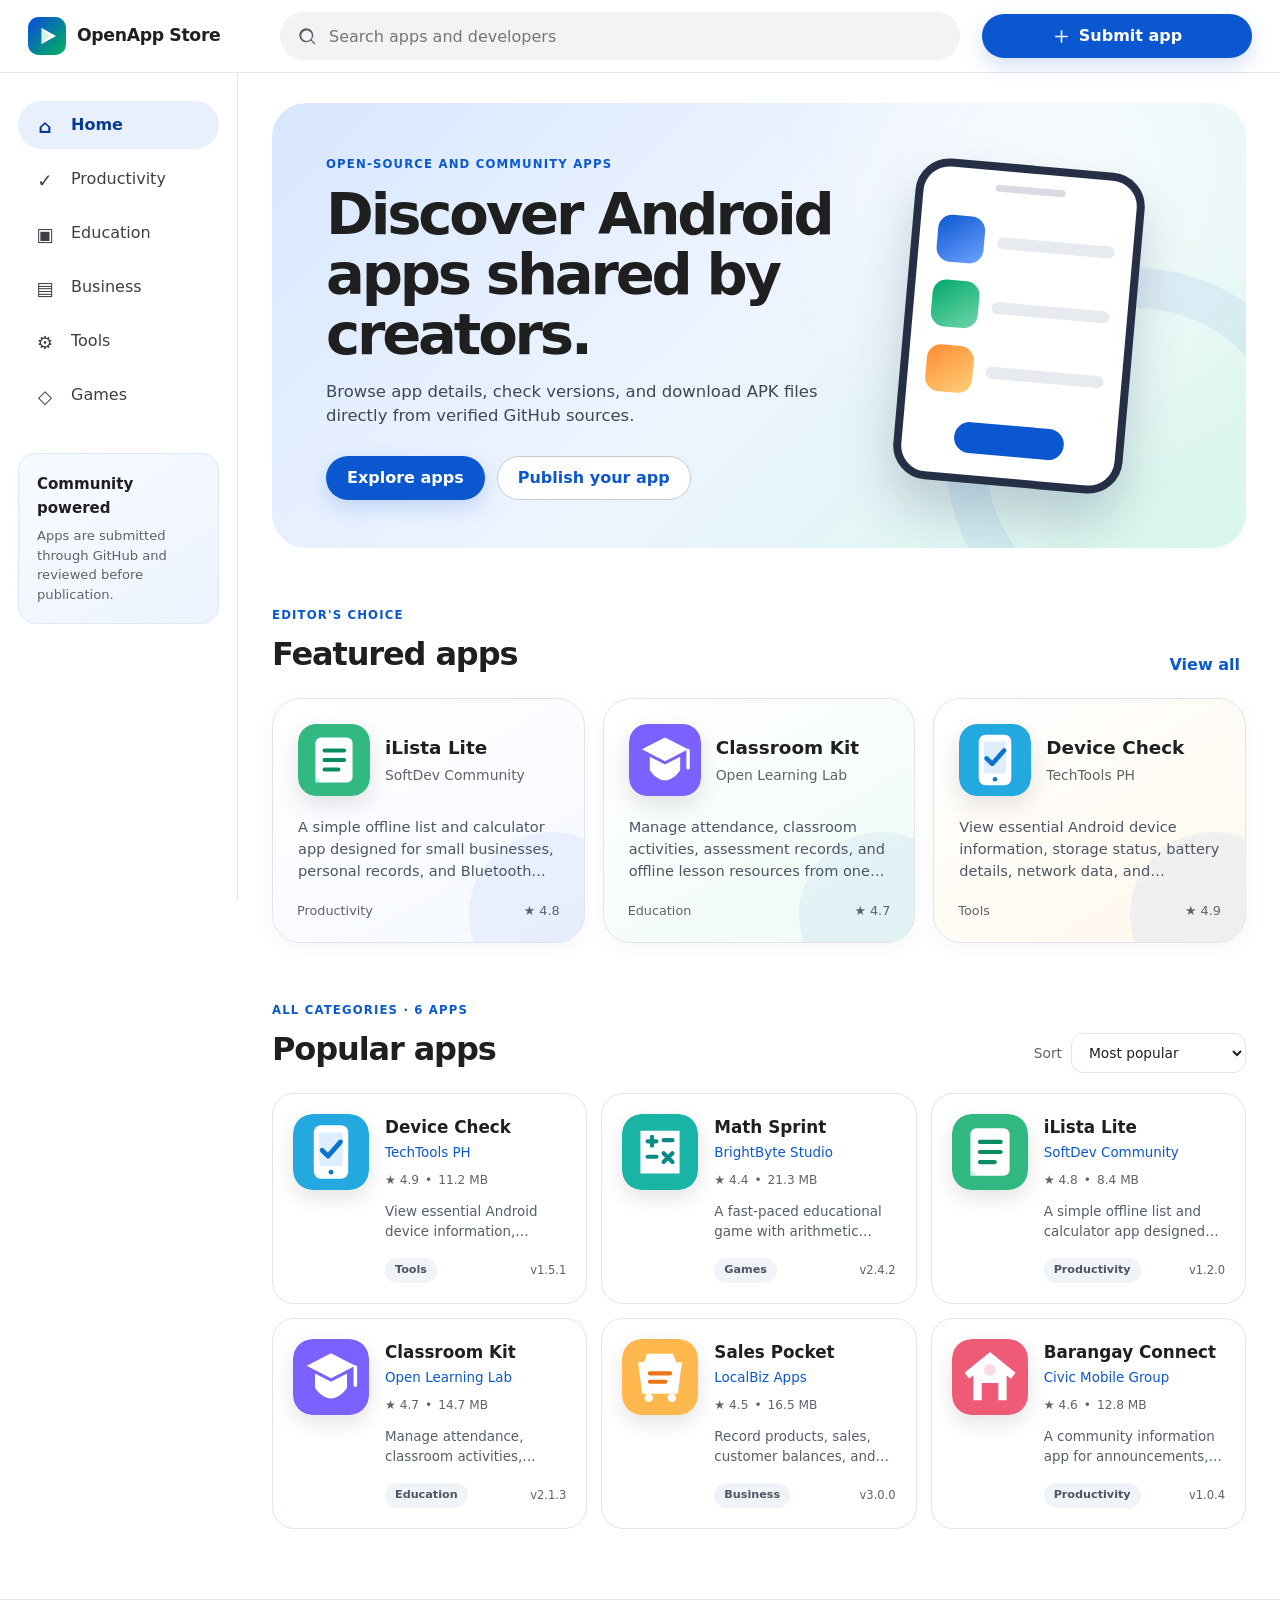
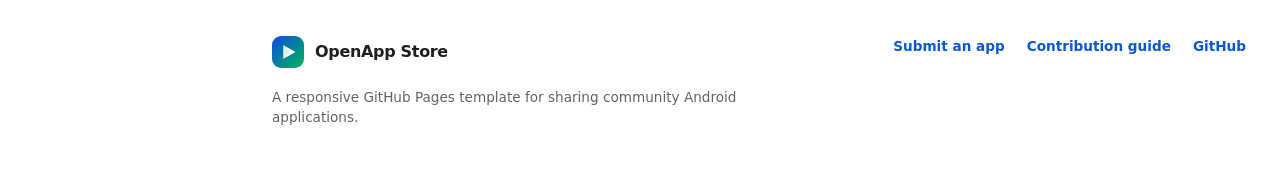
<file: index.html>
<!DOCTYPE html>
<html lang="en">
<head>
  <meta charset="UTF-8">
  <meta name="viewport" content="width=device-width, initial-scale=1.0">
  <meta name="theme-color" content="#0b57d0">
  <meta name="description" content="A responsive community Android app catalog hosted on GitHub Pages.">
  <title>OpenApp Store</title>
  <link rel="icon" href="assets/logo.svg" type="image/svg+xml">
  <link rel="manifest" href="site.webmanifest">
  <link rel="stylesheet" href="css/style.css">
</head>
<body>
  <header class="topbar">
    <a class="brand" href="index.html" aria-label="OpenApp Store home">
      <img src="assets/logo.svg" alt="" width="38" height="38">
      <span>OpenApp Store</span>
    </a>

    <form class="search" id="searchForm" role="search">
      <svg aria-hidden="true" viewBox="0 0 24 24"><path d="m21 20-4.3-4.3a8 8 0 1 0-1 1L20 21l1-1ZM5 11a6 6 0 1 1 12 0 6 6 0 0 1-12 0Z"/></svg>
      <input id="searchInput" type="search" placeholder="Search apps and developers" autocomplete="off" aria-label="Search apps">
      <button class="clear-search" id="clearSearch" type="button" aria-label="Clear search">×</button>
    </form>

    <a class="submit-button" href="submit.html">
      <svg aria-hidden="true" viewBox="0 0 24 24"><path d="M11 4h2v7h7v2h-7v7h-2v-7H4v-2h7V4Z"/></svg>
      <span>Submit app</span>
    </a>
  </header>

  <div class="page-shell">
    <aside class="sidebar" aria-label="App categories">
      <nav id="categoryNav">
        <button class="nav-item active" data-category="All">
          <span class="nav-icon">⌂</span><span>Home</span>
        </button>
        <button class="nav-item" data-category="Productivity"><span class="nav-icon">✓</span><span>Productivity</span></button>
        <button class="nav-item" data-category="Education"><span class="nav-icon">▣</span><span>Education</span></button>
        <button class="nav-item" data-category="Business"><span class="nav-icon">▤</span><span>Business</span></button>
        <button class="nav-item" data-category="Tools"><span class="nav-icon">⚙</span><span>Tools</span></button>
        <button class="nav-item" data-category="Games"><span class="nav-icon">◇</span><span>Games</span></button>
      </nav>

      <div class="sidebar-note">
        <strong>Community powered</strong>
        <p>Apps are submitted through GitHub and reviewed before publication.</p>
      </div>
    </aside>

    <main class="content">
      <section class="hero" aria-labelledby="heroTitle">
        <div class="hero-copy">
          <span class="eyebrow">OPEN-SOURCE AND COMMUNITY APPS</span>
          <h1 id="heroTitle">Discover Android apps shared by creators.</h1>
          <p>Browse app details, check versions, and download APK files directly from verified GitHub sources.</p>
          <div class="hero-actions">
            <a class="primary-button" href="#apps">Explore apps</a>
            <a class="secondary-button" href="submit.html">Publish your app</a>
          </div>
        </div>
        <div class="hero-art" aria-hidden="true">
          <div class="phone-card">
            <div class="phone-top"></div>
            <div class="mini-app-row"><span class="mini-icon one"></span><span></span></div>
            <div class="mini-app-row"><span class="mini-icon two"></span><span></span></div>
            <div class="mini-app-row"><span class="mini-icon three"></span><span></span></div>
            <div class="mini-button"></div>
          </div>
        </div>
      </section>

      <section class="featured-section" id="featuredSection" aria-labelledby="featuredTitle">
        <div class="section-heading">
          <div>
            <span class="section-kicker">Editor's choice</span>
            <h2 id="featuredTitle">Featured apps</h2>
          </div>
          <button class="text-button" id="showAllFeatured" type="button">View all</button>
        </div>
        <div class="featured-grid" id="featuredGrid"></div>
      </section>

      <section class="apps-section" id="apps" aria-labelledby="appsTitle">
        <div class="section-heading apps-heading">
          <div>
            <span class="section-kicker" id="resultLabel">All categories</span>
            <h2 id="appsTitle">Popular apps</h2>
          </div>
          <label class="sort-control">
            <span>Sort</span>
            <select id="sortSelect" aria-label="Sort apps">
              <option value="popular">Most popular</option>
              <option value="newest">Newest update</option>
              <option value="name">Name A–Z</option>
            </select>
          </label>
        </div>

        <div class="chip-row" id="mobileCategoryChips" aria-label="Filter categories"></div>
        <div class="app-grid" id="appGrid"></div>
        <div class="empty-state" id="emptyState" hidden>
          <div class="empty-icon">⌕</div>
          <h3>No apps found</h3>
          <p>Try another search term or category.</p>
          <button class="secondary-button" id="resetFilters" type="button">Reset filters</button>
        </div>
      </section>
    </main>
  </div>

  <footer class="footer">
    <div>
      <a class="brand footer-brand" href="index.html"><img src="assets/logo.svg" alt="" width="32" height="32"><span>OpenApp Store</span></a>
      <p>A responsive GitHub Pages template for sharing community Android applications.</p>
    </div>
    <div class="footer-links">
      <a href="submit.html">Submit an app</a>
      <a href="CONTRIBUTING.md">Contribution guide</a>
      <a href="https://github.com/" target="_blank" rel="noopener">GitHub</a>
    </div>
  </footer>

  <nav class="mobile-nav" aria-label="Mobile navigation">
    <a class="active" href="index.html"><span>⌂</span><small>Home</small></a>
    <a href="#apps"><span>⌕</span><small>Browse</small></a>
    <a href="submit.html"><span>＋</span><small>Submit</small></a>
  </nav>

  <div class="modal" id="appModal" aria-hidden="true" role="dialog" aria-modal="true" aria-labelledby="modalAppName">
    <div class="modal-backdrop" data-close-modal></div>
    <article class="modal-panel">
      <button class="modal-close" type="button" data-close-modal aria-label="Close app details">×</button>
      <div id="modalContent"></div>
    </article>
  </div>

  <template id="appCardTemplate">
    <article class="app-card">
      <button class="app-card-button" type="button">
        <img class="app-icon" alt="" width="76" height="76">
        <div class="app-card-body">
          <h3 class="app-name"></h3>
          <p class="app-developer"></p>
          <div class="app-meta"><span class="app-rating"></span><span aria-hidden="true">•</span><span class="app-size"></span></div>
          <p class="app-description"></p>
          <div class="app-card-footer"><span class="category-badge"></span><span class="version-label"></span></div>
        </div>
      </button>
    </article>
  </template>

  <script src="js/app.js" defer></script>
</body>
</html>
</file>
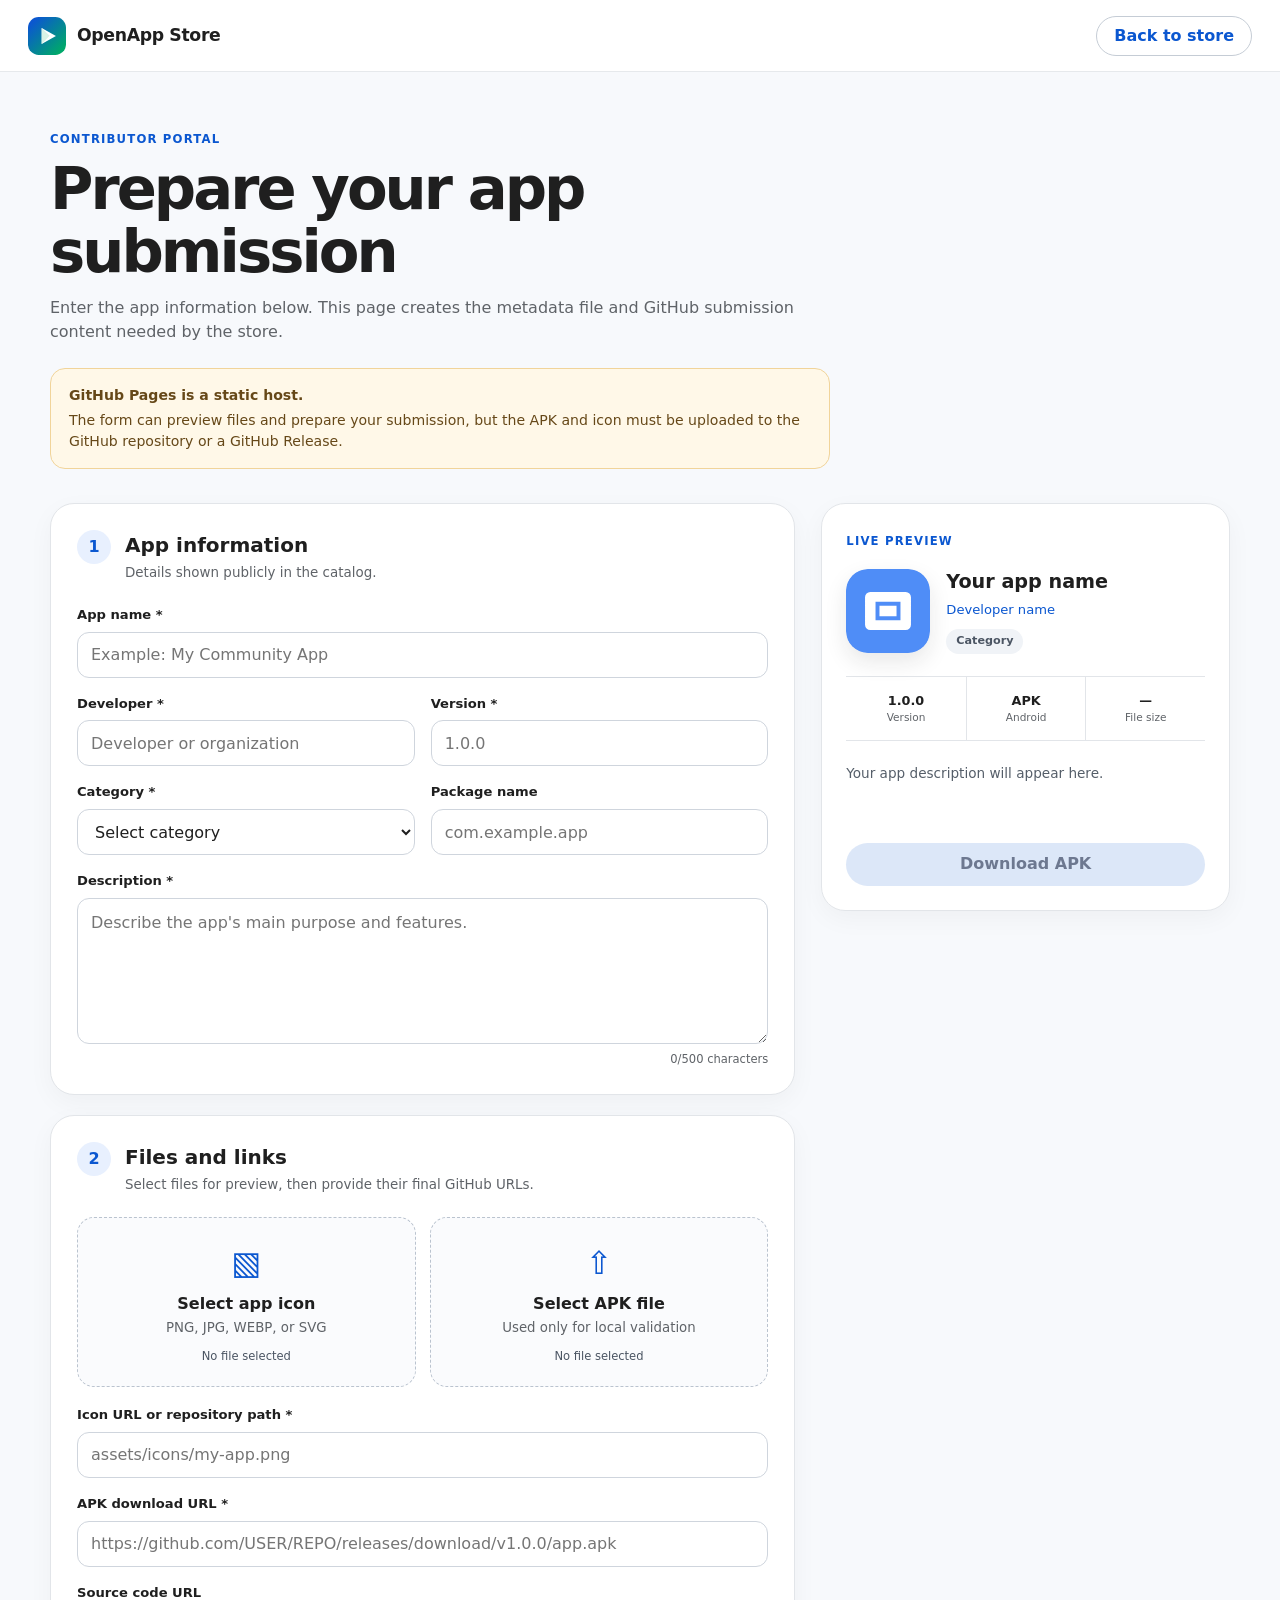
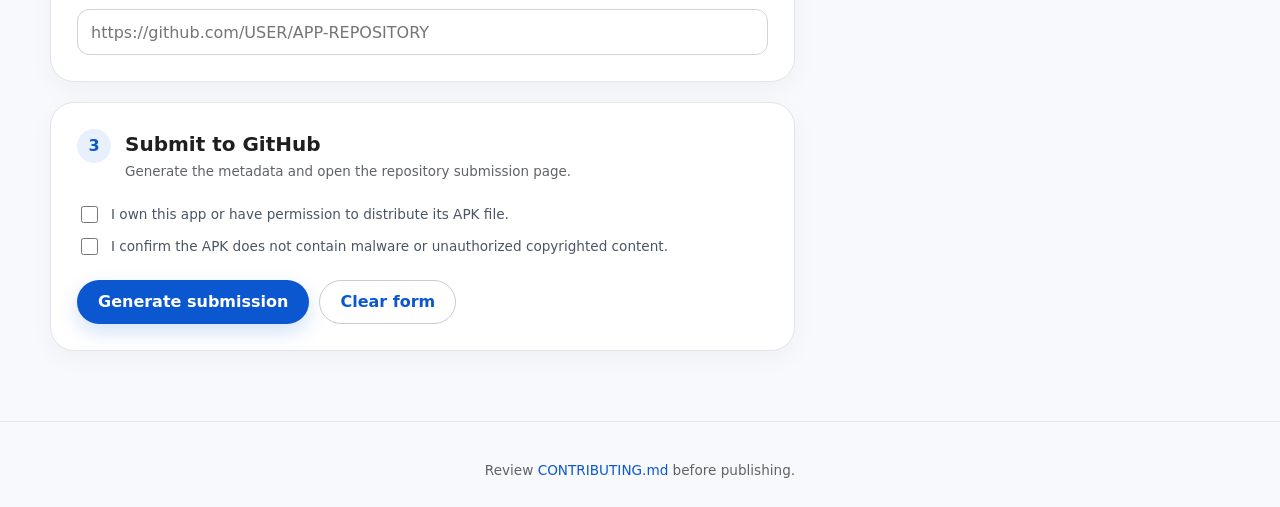
<file: submit.html>
<!DOCTYPE html>
<html lang="en">
<head>
  <meta charset="UTF-8">
  <meta name="viewport" content="width=device-width, initial-scale=1.0">
  <meta name="theme-color" content="#0b57d0">
  <meta name="description" content="Prepare an Android app submission for OpenApp Store.">
  <title>Submit an App · OpenApp Store</title>
  <link rel="icon" href="assets/logo.svg" type="image/svg+xml">
  <link rel="stylesheet" href="css/style.css">
</head>
<body class="submit-page">
  <header class="topbar simple-topbar">
    <a class="brand" href="index.html">
      <img src="assets/logo.svg" alt="" width="38" height="38">
      <span>OpenApp Store</span>
    </a>
    <a class="secondary-button compact-button" href="index.html">Back to store</a>
  </header>

  <main class="submit-shell">
    <section class="submit-intro">
      <span class="eyebrow">CONTRIBUTOR PORTAL</span>
      <h1>Prepare your app submission</h1>
      <p>Enter the app information below. This page creates the metadata file and GitHub submission content needed by the store.</p>
      <div class="static-warning">
        <strong>GitHub Pages is a static host.</strong>
        <span>The form can preview files and prepare your submission, but the APK and icon must be uploaded to the GitHub repository or a GitHub Release.</span>
      </div>
    </section>

    <div class="submit-layout">
      <form class="submission-form" id="submissionForm">
        <div class="form-section">
          <div class="form-section-heading">
            <span class="step-number">1</span>
            <div><h2>App information</h2><p>Details shown publicly in the catalog.</p></div>
          </div>

          <div class="field-grid">
            <label class="field full-field">
              <span>App name *</span>
              <input id="appName" name="appName" required maxlength="60" placeholder="Example: My Community App">
            </label>
            <label class="field">
              <span>Developer *</span>
              <input id="developer" name="developer" required maxlength="60" placeholder="Developer or organization">
            </label>
            <label class="field">
              <span>Version *</span>
              <input id="version" name="version" required maxlength="30" placeholder="1.0.0">
            </label>
            <label class="field">
              <span>Category *</span>
              <select id="category" name="category" required>
                <option value="">Select category</option>
                <option>Productivity</option>
                <option>Education</option>
                <option>Business</option>
                <option>Tools</option>
                <option>Games</option>
              </select>
            </label>
            <label class="field">
              <span>Package name</span>
              <input id="packageName" name="packageName" maxlength="100" placeholder="com.example.app">
            </label>
            <label class="field full-field">
              <span>Description *</span>
              <textarea id="description" name="description" required maxlength="500" rows="5" placeholder="Describe the app's main purpose and features."></textarea>
              <small><span id="descriptionCount">0</span>/500 characters</small>
            </label>
          </div>
        </div>

        <div class="form-section">
          <div class="form-section-heading">
            <span class="step-number">2</span>
            <div><h2>Files and links</h2><p>Select files for preview, then provide their final GitHub URLs.</p></div>
          </div>

          <div class="upload-grid">
            <label class="upload-box" id="iconDropzone">
              <input id="iconFile" type="file" accept="image/png,image/jpeg,image/webp,image/svg+xml">
              <span class="upload-symbol">▧</span>
              <strong>Select app icon</strong>
              <small>PNG, JPG, WEBP, or SVG</small>
              <em id="iconFileName">No file selected</em>
            </label>
            <label class="upload-box" id="apkDropzone">
              <input id="apkFile" type="file" accept=".apk,application/vnd.android.package-archive">
              <span class="upload-symbol">⇧</span>
              <strong>Select APK file</strong>
              <small>Used only for local validation</small>
              <em id="apkFileName">No file selected</em>
            </label>
          </div>

          <div class="field-grid top-gap">
            <label class="field full-field">
              <span>Icon URL or repository path *</span>
              <input id="iconUrl" name="iconUrl" required placeholder="assets/icons/my-app.png">
            </label>
            <label class="field full-field">
              <span>APK download URL *</span>
              <input id="apkUrl" name="apkUrl" type="url" required placeholder="https://github.com/USER/REPO/releases/download/v1.0.0/app.apk">
            </label>
            <label class="field full-field">
              <span>Source code URL</span>
              <input id="sourceUrl" name="sourceUrl" type="url" placeholder="https://github.com/USER/APP-REPOSITORY">
            </label>
          </div>
        </div>

        <div class="form-section">
          <div class="form-section-heading">
            <span class="step-number">3</span>
            <div><h2>Submit to GitHub</h2><p>Generate the metadata and open the repository submission page.</p></div>
          </div>
          <label class="checkbox-field">
            <input id="confirmOwnership" type="checkbox" required>
            <span>I own this app or have permission to distribute its APK file.</span>
          </label>
          <label class="checkbox-field">
            <input id="confirmSafety" type="checkbox" required>
            <span>I confirm the APK does not contain malware or unauthorized copyrighted content.</span>
          </label>
          <div class="submit-actions">
            <button class="primary-button button-element" type="submit">Generate submission</button>
            <button class="secondary-button button-element" type="reset">Clear form</button>
          </div>
        </div>
      </form>

      <aside class="preview-column">
        <div class="preview-card sticky-card">
          <span class="section-kicker">Live preview</span>
          <div class="preview-app-header">
            <div class="preview-icon-wrap"><img id="previewIcon" src="assets/icons/default-app.svg" alt="App icon preview"></div>
            <div>
              <h2 id="previewName">Your app name</h2>
              <p id="previewDeveloper">Developer name</p>
              <span class="category-badge" id="previewCategory">Category</span>
            </div>
          </div>
          <div class="preview-stats">
            <div><strong id="previewVersion">1.0.0</strong><span>Version</span></div>
            <div><strong>APK</strong><span>Android</span></div>
            <div><strong id="previewSize">—</strong><span>File size</span></div>
          </div>
          <p id="previewDescription">Your app description will appear here.</p>
          <button class="install-preview" type="button" disabled>Download APK</button>
        </div>

        <div class="submission-result" id="submissionResult" hidden>
          <h2>Submission prepared</h2>
          <p>Download the metadata file, then open GitHub to upload the files and submit your app.</p>
          <div class="result-actions">
            <button class="primary-button button-element" id="downloadJson" type="button">Download app JSON</button>
            <button class="secondary-button button-element" id="copyJson" type="button">Copy JSON</button>
            <a class="secondary-button" id="openGithub" href="#" target="_blank" rel="noopener">Open GitHub issue</a>
          </div>
          <pre id="jsonPreview"></pre>
        </div>
      </aside>
    </div>
  </main>

  <footer class="footer submit-footer">
    <p>Review <a href="CONTRIBUTING.md">CONTRIBUTING.md</a> before publishing.</p>
  </footer>

  <script src="js/submit.js" defer></script>
</body>
</html>
</file>
<file: css/style.css>
:root {
  --primary: #0b57d0;
  --primary-dark: #073b92;
  --primary-soft: #e8f0fe;
  --accent: #00a86b;
  --text: #1f1f1f;
  --muted: #5f6368;
  --line: #e2e5e9;
  --surface: #ffffff;
  --surface-soft: #f7f9fc;
  --shadow: 0 12px 36px rgba(31, 31, 31, 0.08);
  --radius-lg: 28px;
  --radius-md: 18px;
  --radius-sm: 12px;
  --topbar-height: 72px;
}

* {
  box-sizing: border-box;
}

html {
  scroll-behavior: smooth;
}

body {
  margin: 0;
  min-width: 320px;
  background: var(--surface);
  color: var(--text);
  font-family: Inter, ui-sans-serif, system-ui, -apple-system, BlinkMacSystemFont, "Segoe UI", sans-serif;
  line-height: 1.5;
}

body.modal-open {
  overflow: hidden;
}

a {
  color: inherit;
  text-decoration: none;
}

button,
input,
textarea,
select {
  font: inherit;
}

button,
a {
  -webkit-tap-highlight-color: transparent;
}

img {
  display: block;
  max-width: 100%;
}

.topbar {
  position: sticky;
  top: 0;
  z-index: 50;
  display: grid;
  grid-template-columns: 230px minmax(260px, 680px) auto;
  align-items: center;
  gap: 22px;
  min-height: var(--topbar-height);
  padding: 12px 28px;
  border-bottom: 1px solid rgba(226, 229, 233, 0.85);
  background: rgba(255, 255, 255, 0.94);
  backdrop-filter: blur(18px);
}

.simple-topbar {
  grid-template-columns: 1fr auto;
}

.brand {
  display: inline-flex;
  align-items: center;
  gap: 11px;
  width: fit-content;
  font-size: 1.08rem;
  font-weight: 750;
  letter-spacing: -0.02em;
}

.brand img {
  flex: 0 0 auto;
}

.search {
  position: relative;
  display: flex;
  align-items: center;
  width: 100%;
}

.search > svg {
  position: absolute;
  left: 17px;
  width: 21px;
  fill: var(--muted);
  pointer-events: none;
}

.search input {
  width: 100%;
  height: 48px;
  padding: 0 48px;
  border: 1px solid transparent;
  border-radius: 24px;
  outline: none;
  background: #f1f3f4;
  color: var(--text);
  transition: 0.2s ease;
}

.search input:focus {
  border-color: #b7ccf4;
  background: var(--surface);
  box-shadow: 0 0 0 4px rgba(11, 87, 208, 0.09);
}

.clear-search {
  position: absolute;
  right: 9px;
  display: none;
  width: 34px;
  height: 34px;
  border: 0;
  border-radius: 50%;
  background: transparent;
  color: var(--muted);
  font-size: 1.45rem;
  cursor: pointer;
}

.clear-search.visible {
  display: grid;
  place-items: center;
}

.submit-button,
.primary-button,
.secondary-button {
  display: inline-flex;
  align-items: center;
  justify-content: center;
  gap: 8px;
  min-height: 44px;
  padding: 0 20px;
  border: 1px solid transparent;
  border-radius: 999px;
  font-weight: 700;
  cursor: pointer;
  transition: transform 0.18s ease, box-shadow 0.18s ease, background 0.18s ease;
}

.submit-button,
.primary-button {
  background: var(--primary);
  color: #fff;
  box-shadow: 0 8px 20px rgba(11, 87, 208, 0.18);
}

.submit-button svg {
  width: 19px;
  fill: currentColor;
}

.secondary-button {
  border-color: #c5ccd5;
  background: #fff;
  color: var(--primary);
}

.submit-button:hover,
.primary-button:hover,
.secondary-button:hover {
  transform: translateY(-1px);
}

.primary-button:hover,
.submit-button:hover {
  background: var(--primary-dark);
  box-shadow: 0 10px 26px rgba(11, 87, 208, 0.24);
}

.secondary-button:hover {
  background: var(--primary-soft);
  border-color: #a7bdea;
}

.button-element {
  border-style: solid;
}

.compact-button {
  min-height: 40px;
  padding-inline: 17px;
}

.page-shell {
  display: grid;
  grid-template-columns: 238px minmax(0, 1fr);
  max-width: 1540px;
  margin: 0 auto;
}

.sidebar {
  position: sticky;
  top: var(--topbar-height);
  align-self: start;
  height: calc(100vh - var(--topbar-height));
  padding: 28px 18px 24px;
  border-right: 1px solid var(--line);
  background: #fff;
}

.sidebar nav {
  display: grid;
  gap: 6px;
}

.nav-item {
  display: flex;
  align-items: center;
  gap: 14px;
  width: 100%;
  min-height: 48px;
  padding: 0 15px;
  border: 0;
  border-radius: 24px;
  background: transparent;
  color: #3c4043;
  text-align: left;
  cursor: pointer;
}

.nav-item:hover {
  background: #f3f6fb;
}

.nav-item.active {
  background: var(--primary-soft);
  color: var(--primary-dark);
  font-weight: 750;
}

.nav-icon {
  display: grid;
  place-items: center;
  width: 24px;
  height: 24px;
  font-size: 1.15rem;
}

.sidebar-note {
  margin-top: 34px;
  padding: 18px;
  border: 1px solid #dce7fb;
  border-radius: var(--radius-md);
  background: linear-gradient(145deg, #f7faff, #edf4ff);
}

.sidebar-note strong {
  font-size: 0.94rem;
}

.sidebar-note p {
  margin: 6px 0 0;
  color: var(--muted);
  font-size: 0.82rem;
}

.content {
  min-width: 0;
  padding: 30px 34px 70px;
}

.hero {
  position: relative;
  display: grid;
  grid-template-columns: minmax(0, 1.2fr) minmax(260px, 0.8fr);
  align-items: center;
  min-height: 355px;
  overflow: hidden;
  padding: 48px 54px;
  border-radius: 34px;
  background:
    radial-gradient(circle at 82% 20%, rgba(255,255,255,.7), transparent 34%),
    linear-gradient(135deg, #d8e7ff 0%, #edf4ff 48%, #d8f7ea 100%);
}

.hero::after {
  content: "";
  position: absolute;
  right: -80px;
  bottom: -100px;
  width: 300px;
  height: 300px;
  border: 40px solid rgba(11, 87, 208, 0.07);
  border-radius: 50%;
}

.hero-copy {
  position: relative;
  z-index: 2;
  max-width: 700px;
}

.eyebrow,
.section-kicker {
  color: var(--primary);
  font-size: 0.73rem;
  font-weight: 800;
  letter-spacing: 0.1em;
  text-transform: uppercase;
}

.hero h1 {
  max-width: 680px;
  margin: 10px 0 15px;
  font-size: clamp(2.1rem, 4.5vw, 4.2rem);
  line-height: 1.04;
  letter-spacing: -0.055em;
}

.hero p {
  max-width: 620px;
  margin: 0;
  color: #3d4856;
  font-size: 1.03rem;
}

.hero-actions {
  display: flex;
  flex-wrap: wrap;
  gap: 12px;
  margin-top: 27px;
}

.hero-art {
  position: relative;
  z-index: 2;
  display: grid;
  place-items: center;
}

.phone-card {
  width: 230px;
  min-height: 300px;
  padding: 22px 18px;
  border: 8px solid #253047;
  border-radius: 34px;
  background: #fff;
  box-shadow: 0 28px 50px rgba(39, 61, 92, 0.22);
  transform: rotate(5deg);
}

.phone-top {
  width: 70px;
  height: 7px;
  margin: -8px auto 27px;
  border-radius: 999px;
  background: #d8dce2;
}

.mini-app-row {
  display: grid;
  grid-template-columns: 47px 1fr;
  align-items: center;
  gap: 13px;
  margin-bottom: 18px;
}

.mini-app-row > span:last-child {
  height: 12px;
  border-radius: 6px;
  background: #e7ebef;
}

.mini-icon {
  width: 47px;
  height: 47px;
  border-radius: 14px;
}

.mini-icon.one { background: linear-gradient(145deg, #0b57d0, #6fa2ff); }
.mini-icon.two { background: linear-gradient(145deg, #00a86b, #72d6aa); }
.mini-icon.three { background: linear-gradient(145deg, #ff8b31, #ffd07a); }

.mini-button {
  width: 110px;
  height: 31px;
  margin: 28px auto 0;
  border-radius: 20px;
  background: var(--primary);
}

.featured-section,
.apps-section {
  margin-top: 54px;
}

.section-heading {
  display: flex;
  align-items: end;
  justify-content: space-between;
  gap: 20px;
  margin-bottom: 20px;
}

.section-heading h2 {
  margin: 4px 0 0;
  font-size: clamp(1.55rem, 3vw, 2rem);
  letter-spacing: -0.035em;
}

.text-button {
  border: 0;
  background: transparent;
  color: var(--primary);
  font-weight: 750;
  cursor: pointer;
}

.featured-grid {
  display: grid;
  grid-template-columns: repeat(3, minmax(0, 1fr));
  gap: 18px;
}

.featured-card {
  position: relative;
  min-height: 245px;
  overflow: hidden;
  padding: 25px;
  border: 1px solid var(--line);
  border-radius: var(--radius-lg);
  background: linear-gradient(150deg, #fff, #f4f8ff);
  box-shadow: 0 5px 20px rgba(31, 31, 31, 0.04);
  cursor: pointer;
  transition: transform 0.2s ease, box-shadow 0.2s ease;
}

.featured-card:nth-child(2) {
  background: linear-gradient(150deg, #fff, #eefbf5);
}

.featured-card:nth-child(3) {
  background: linear-gradient(150deg, #fff, #fff8ec);
}

.featured-card:hover {
  transform: translateY(-4px);
  box-shadow: var(--shadow);
}

.featured-card::after {
  content: "";
  position: absolute;
  right: -50px;
  bottom: -55px;
  width: 165px;
  height: 165px;
  border-radius: 50%;
  background: rgba(11, 87, 208, 0.06);
}

.featured-top {
  display: flex;
  align-items: center;
  gap: 15px;
}

.featured-top img {
  width: 72px;
  height: 72px;
  border-radius: 18px;
  object-fit: cover;
  box-shadow: 0 9px 22px rgba(31, 31, 31, 0.12);
}

.featured-card h3 {
  margin: 0;
  font-size: 1.15rem;
}

.featured-card .developer {
  margin: 3px 0 0;
  color: var(--muted);
  font-size: 0.87rem;
}

.featured-card > p {
  position: relative;
  z-index: 1;
  display: -webkit-box;
  margin: 20px 0 0;
  overflow: hidden;
  color: #4b5563;
  font-size: 0.91rem;
  -webkit-box-orient: vertical;
  -webkit-line-clamp: 3;
}

.featured-footer {
  position: absolute;
  z-index: 2;
  right: 24px;
  bottom: 22px;
  left: 24px;
  display: flex;
  align-items: center;
  justify-content: space-between;
  color: var(--muted);
  font-size: 0.8rem;
}

.sort-control {
  display: inline-flex;
  align-items: center;
  gap: 9px;
  color: var(--muted);
  font-size: 0.86rem;
}

.sort-control select {
  min-height: 40px;
  padding: 0 36px 0 13px;
  border: 1px solid var(--line);
  border-radius: 12px;
  outline: none;
  background: #fff;
  color: var(--text);
}

.chip-row {
  display: none;
  gap: 8px;
  overflow-x: auto;
  padding: 0 0 14px;
  scrollbar-width: none;
}

.chip-row::-webkit-scrollbar {
  display: none;
}

.category-chip {
  flex: 0 0 auto;
  min-height: 38px;
  padding: 0 16px;
  border: 1px solid var(--line);
  border-radius: 20px;
  background: #fff;
  color: #3c4043;
  cursor: pointer;
}

.category-chip.active {
  border-color: #b8cdf5;
  background: var(--primary-soft);
  color: var(--primary-dark);
  font-weight: 700;
}

.app-grid {
  display: grid;
  grid-template-columns: repeat(3, minmax(0, 1fr));
  gap: 14px;
}

.app-card {
  min-width: 0;
  border: 1px solid var(--line);
  border-radius: 22px;
  background: #fff;
  transition: transform 0.18s ease, box-shadow 0.18s ease, border-color 0.18s ease;
}

.app-card:hover {
  transform: translateY(-3px);
  border-color: #cad6e7;
  box-shadow: 0 12px 30px rgba(31, 31, 31, 0.08);
}

.app-card-button {
  display: grid;
  grid-template-columns: 76px minmax(0, 1fr);
  gap: 16px;
  width: 100%;
  min-height: 208px;
  padding: 20px;
  border: 0;
  border-radius: inherit;
  background: transparent;
  color: inherit;
  text-align: left;
  cursor: pointer;
}

.app-icon {
  width: 76px;
  height: 76px;
  border-radius: 20px;
  object-fit: cover;
  box-shadow: 0 8px 20px rgba(31, 31, 31, 0.12);
}

.app-card-body {
  min-width: 0;
}

.app-name {
  margin: 1px 0 0;
  overflow: hidden;
  font-size: 1.05rem;
  text-overflow: ellipsis;
  white-space: nowrap;
}

.app-developer {
  margin: 3px 0 0;
  overflow: hidden;
  color: var(--primary);
  font-size: 0.84rem;
  text-overflow: ellipsis;
  white-space: nowrap;
}

.app-meta {
  display: flex;
  align-items: center;
  gap: 6px;
  margin-top: 8px;
  color: var(--muted);
  font-size: 0.76rem;
}

.app-description {
  display: -webkit-box;
  min-height: 40px;
  margin: 12px 0 0;
  overflow: hidden;
  color: #555e69;
  font-size: 0.84rem;
  -webkit-box-orient: vertical;
  -webkit-line-clamp: 2;
}

.app-card-footer {
  display: flex;
  align-items: center;
  justify-content: space-between;
  gap: 10px;
  margin-top: 16px;
}

.category-badge {
  display: inline-flex;
  align-items: center;
  min-height: 25px;
  padding: 0 10px;
  border-radius: 13px;
  background: #f0f3f7;
  color: #4b5563;
  font-size: 0.7rem;
  font-weight: 700;
}

.version-label {
  color: var(--muted);
  font-size: 0.72rem;
}

.empty-state {
  padding: 70px 24px;
  border: 1px dashed #cbd3dd;
  border-radius: var(--radius-lg);
  text-align: center;
}

.empty-icon {
  font-size: 3rem;
  color: #94a3b8;
}

.empty-state h3 {
  margin: 8px 0 4px;
}

.empty-state p {
  margin: 0 0 20px;
  color: var(--muted);
}

.footer {
  display: flex;
  align-items: flex-start;
  justify-content: space-between;
  gap: 30px;
  max-width: 1540px;
  margin: 0 auto;
  padding: 36px 34px 42px 272px;
  border-top: 1px solid var(--line);
}

.footer-brand {
  font-size: 1rem;
}

.footer p {
  max-width: 520px;
  margin: 12px 0 0;
  color: var(--muted);
  font-size: 0.85rem;
}

.footer-links {
  display: flex;
  flex-wrap: wrap;
  gap: 22px;
  color: var(--primary);
  font-size: 0.85rem;
  font-weight: 650;
}

.mobile-nav {
  display: none;
}

.modal {
  position: fixed;
  inset: 0;
  z-index: 100;
  display: none;
}

.modal.open {
  display: block;
}

.modal-backdrop {
  position: absolute;
  inset: 0;
  background: rgba(18, 23, 33, 0.6);
  backdrop-filter: blur(5px);
}

.modal-panel {
  position: relative;
  z-index: 1;
  width: min(760px, calc(100% - 32px));
  max-height: calc(100vh - 48px);
  margin: 24px auto;
  overflow-y: auto;
  border-radius: 30px;
  background: #fff;
  box-shadow: 0 30px 90px rgba(0, 0, 0, 0.26);
}

.modal-close {
  position: sticky;
  top: 16px;
  z-index: 4;
  float: right;
  display: grid;
  place-items: center;
  width: 40px;
  height: 40px;
  margin: 16px 16px 0 0;
  border: 0;
  border-radius: 50%;
  background: rgba(241, 243, 244, 0.96);
  color: #3c4043;
  font-size: 1.5rem;
  cursor: pointer;
}

.modal-app {
  padding: 34px;
}

.modal-app-header {
  display: grid;
  grid-template-columns: 118px minmax(0, 1fr);
  align-items: center;
  gap: 24px;
  padding-right: 30px;
}

.modal-app-icon {
  width: 118px;
  height: 118px;
  border-radius: 28px;
  object-fit: cover;
  box-shadow: 0 14px 34px rgba(31, 31, 31, 0.15);
}

.modal-app h2 {
  margin: 0;
  font-size: clamp(1.8rem, 5vw, 2.55rem);
  letter-spacing: -0.045em;
}

.modal-developer {
  margin: 5px 0 0;
  color: var(--primary);
  font-weight: 650;
}

.modal-stats {
  display: grid;
  grid-template-columns: repeat(4, 1fr);
  margin: 30px 0;
  border-block: 1px solid var(--line);
}

.modal-stat {
  padding: 19px 10px;
  text-align: center;
}

.modal-stat + .modal-stat {
  border-left: 1px solid var(--line);
}

.modal-stat strong,
.modal-stat span {
  display: block;
}

.modal-stat strong {
  font-size: 0.95rem;
}

.modal-stat span {
  margin-top: 2px;
  color: var(--muted);
  font-size: 0.7rem;
}

.modal-description h3 {
  margin-bottom: 8px;
}

.modal-description p {
  margin-top: 0;
  color: #4f5965;
  white-space: pre-line;
}

.modal-actions {
  display: flex;
  flex-wrap: wrap;
  gap: 10px;
  margin-top: 26px;
}

.modal-note {
  margin-top: 18px;
  padding: 13px 15px;
  border-radius: 12px;
  background: #fff7e8;
  color: #704c0b;
  font-size: 0.79rem;
}

/* Submission page */
.submit-page {
  background: var(--surface-soft);
}

.submit-shell {
  max-width: 1240px;
  margin: 0 auto;
  padding: 54px 30px 70px;
}

.submit-intro {
  max-width: 780px;
}

.submit-intro h1 {
  margin: 8px 0 12px;
  font-size: clamp(2rem, 5vw, 3.7rem);
  line-height: 1.06;
  letter-spacing: -0.05em;
}

.submit-intro > p {
  margin: 0;
  color: var(--muted);
  font-size: 1rem;
}

.static-warning {
  display: grid;
  gap: 4px;
  margin-top: 24px;
  padding: 16px 18px;
  border: 1px solid #f1d49a;
  border-radius: 15px;
  background: #fff8e8;
  color: #664818;
  font-size: 0.88rem;
}

.submit-layout {
  display: grid;
  grid-template-columns: minmax(0, 1.55fr) minmax(300px, 0.85fr);
  align-items: start;
  gap: 26px;
  margin-top: 34px;
}

.submission-form {
  display: grid;
  gap: 20px;
}

.form-section,
.preview-card,
.submission-result {
  border: 1px solid var(--line);
  border-radius: 24px;
  background: #fff;
  box-shadow: 0 8px 26px rgba(31, 31, 31, 0.04);
}

.form-section {
  padding: 26px;
}

.form-section-heading {
  display: flex;
  align-items: flex-start;
  gap: 14px;
  margin-bottom: 22px;
}

.form-section-heading h2 {
  margin: 0;
  font-size: 1.25rem;
}

.form-section-heading p {
  margin: 3px 0 0;
  color: var(--muted);
  font-size: 0.84rem;
}

.step-number {
  display: grid;
  flex: 0 0 auto;
  place-items: center;
  width: 34px;
  height: 34px;
  border-radius: 50%;
  background: var(--primary-soft);
  color: var(--primary);
  font-weight: 800;
}

.field-grid {
  display: grid;
  grid-template-columns: repeat(2, minmax(0, 1fr));
  gap: 16px;
}

.field {
  display: grid;
  gap: 7px;
  min-width: 0;
}

.full-field {
  grid-column: 1 / -1;
}

.field > span {
  font-size: 0.82rem;
  font-weight: 700;
}

.field input,
.field textarea,
.field select {
  width: 100%;
  border: 1px solid #cfd5dd;
  border-radius: 12px;
  outline: none;
  background: #fff;
  color: var(--text);
}

.field input,
.field select {
  height: 46px;
  padding: 0 13px;
}

.field textarea {
  min-height: 124px;
  padding: 12px 13px;
  resize: vertical;
}

.field input:focus,
.field textarea:focus,
.field select:focus {
  border-color: #8cafe9;
  box-shadow: 0 0 0 4px rgba(11, 87, 208, 0.08);
}

.field small {
  justify-self: end;
  color: var(--muted);
  font-size: 0.72rem;
}

.upload-grid {
  display: grid;
  grid-template-columns: repeat(2, minmax(0, 1fr));
  gap: 14px;
}

.upload-box {
  display: grid;
  place-items: center;
  min-height: 170px;
  padding: 20px;
  border: 1.5px dashed #bac3cf;
  border-radius: 17px;
  background: #fafbfd;
  text-align: center;
  cursor: pointer;
  transition: 0.18s ease;
}

.upload-box:hover,
.upload-box.dragover {
  border-color: var(--primary);
  background: var(--primary-soft);
}

.upload-box input {
  position: absolute;
  width: 1px;
  height: 1px;
  opacity: 0;
}

.upload-symbol {
  font-size: 2rem;
  color: var(--primary);
}

.upload-box strong {
  margin-top: 3px;
}

.upload-box small {
  color: var(--muted);
}

.upload-box em {
  max-width: 100%;
  margin-top: 8px;
  overflow: hidden;
  color: #4b5563;
  font-size: 0.72rem;
  font-style: normal;
  text-overflow: ellipsis;
  white-space: nowrap;
}

.top-gap {
  margin-top: 18px;
}

.checkbox-field {
  display: flex;
  align-items: flex-start;
  gap: 10px;
  margin: 10px 0;
  color: #4b5563;
  font-size: 0.85rem;
}

.checkbox-field input {
  width: 17px;
  height: 17px;
  margin-top: 2px;
  accent-color: var(--primary);
}

.submit-actions,
.result-actions {
  display: flex;
  flex-wrap: wrap;
  gap: 10px;
  margin-top: 22px;
}

.preview-column {
  display: grid;
  gap: 20px;
}

.sticky-card {
  position: sticky;
  top: 96px;
}

.preview-card,
.submission-result {
  padding: 24px;
}

.preview-app-header {
  display: grid;
  grid-template-columns: 84px minmax(0, 1fr);
  align-items: center;
  gap: 16px;
  margin-top: 16px;
}

.preview-icon-wrap {
  display: grid;
  place-items: center;
  width: 84px;
  height: 84px;
  overflow: hidden;
  border-radius: 22px;
  background: #edf1f6;
  box-shadow: 0 9px 22px rgba(31, 31, 31, 0.1);
}

.preview-icon-wrap img {
  width: 100%;
  height: 100%;
  object-fit: cover;
}

.preview-app-header h2 {
  margin: 0;
  overflow: hidden;
  font-size: 1.2rem;
  text-overflow: ellipsis;
  white-space: nowrap;
}

.preview-app-header p {
  margin: 3px 0 8px;
  overflow: hidden;
  color: var(--primary);
  font-size: 0.82rem;
  text-overflow: ellipsis;
  white-space: nowrap;
}

.preview-stats {
  display: grid;
  grid-template-columns: repeat(3, 1fr);
  margin: 22px 0;
  border-block: 1px solid var(--line);
}

.preview-stats div {
  padding: 14px 5px;
  text-align: center;
}

.preview-stats div + div {
  border-left: 1px solid var(--line);
}

.preview-stats strong,
.preview-stats span {
  display: block;
}

.preview-stats strong {
  font-size: 0.8rem;
}

.preview-stats span {
  color: var(--muted);
  font-size: 0.66rem;
}

.preview-card > p {
  min-height: 66px;
  color: #555e69;
  font-size: 0.85rem;
}

.install-preview {
  width: 100%;
  height: 43px;
  border: 0;
  border-radius: 22px;
  background: #dce7f8;
  color: #6d7890;
  font-weight: 750;
}

.submission-result h2 {
  margin-top: 0;
}

.submission-result > p {
  color: var(--muted);
  font-size: 0.85rem;
}

.submission-result pre {
  max-height: 360px;
  margin: 18px 0 0;
  overflow: auto;
  padding: 15px;
  border-radius: 12px;
  background: #111827;
  color: #dbeafe;
  font: 0.74rem/1.55 ui-monospace, SFMono-Regular, Menlo, Consolas, monospace;
  white-space: pre-wrap;
  word-break: break-word;
}

.submit-footer {
  justify-content: center;
  padding: 26px;
  text-align: center;
}

.submit-footer a {
  color: var(--primary);
}

@media (max-width: 1180px) {
  .topbar {
    grid-template-columns: 205px minmax(220px, 1fr) auto;
  }

  .page-shell {
    grid-template-columns: 210px minmax(0, 1fr);
  }

  .content {
    padding-inline: 24px;
  }

  .hero {
    padding-inline: 38px;
  }

  .featured-grid,
  .app-grid {
    grid-template-columns: repeat(2, minmax(0, 1fr));
  }

  .footer {
    padding-left: 240px;
  }
}

@media (max-width: 900px) {
  :root {
    --topbar-height: 68px;
  }

  .topbar {
    grid-template-columns: auto minmax(0, 1fr) auto;
    gap: 13px;
    padding-inline: 18px;
  }

  .brand span {
    display: none;
  }

  .submit-button span {
    display: none;
  }

  .submit-button {
    width: 44px;
    min-height: 44px;
    padding: 0;
  }

  .simple-topbar .brand span {
    display: inline;
  }

  .simple-topbar {
    grid-template-columns: 1fr auto;
  }

  .page-shell {
    display: block;
  }

  .sidebar {
    display: none;
  }

  .content {
    padding: 22px 20px 90px;
  }

  .hero {
    grid-template-columns: 1fr;
    min-height: auto;
    padding: 38px 34px;
  }

  .hero-copy {
    max-width: 650px;
  }

  .hero-art {
    display: none;
  }

  .chip-row {
    display: flex;
  }

  .footer {
    padding: 34px 22px 100px;
  }

  .mobile-nav {
    position: fixed;
    right: 14px;
    bottom: 12px;
    left: 14px;
    z-index: 60;
    display: grid;
    grid-template-columns: repeat(3, 1fr);
    min-height: 64px;
    padding: 6px;
    border: 1px solid rgba(226, 229, 233, 0.9);
    border-radius: 22px;
    background: rgba(255,255,255,.96);
    box-shadow: 0 18px 45px rgba(31,31,31,.16);
    backdrop-filter: blur(16px);
  }

  .mobile-nav a {
    display: grid;
    place-items: center;
    align-content: center;
    gap: 1px;
    border-radius: 16px;
    color: var(--muted);
  }

  .mobile-nav a.active {
    background: var(--primary-soft);
    color: var(--primary);
  }

  .mobile-nav span {
    font-size: 1.1rem;
    line-height: 1;
  }

  .mobile-nav small {
    font-size: 0.67rem;
    font-weight: 700;
  }

  .submit-layout {
    grid-template-columns: 1fr;
  }

  .sticky-card {
    position: static;
  }
}

@media (max-width: 660px) {
  .topbar {
    grid-template-columns: 42px minmax(0, 1fr) 42px;
    padding-inline: 12px;
  }

  .simple-topbar {
    grid-template-columns: 1fr auto;
  }

  .simple-topbar .brand span {
    display: inline;
    font-size: 0.96rem;
  }

  .simple-topbar .secondary-button {
    min-height: 38px;
    padding-inline: 13px;
    font-size: 0.78rem;
  }

  .search input {
    height: 44px;
    padding-left: 42px;
    font-size: 0.86rem;
  }

  .search > svg {
    left: 14px;
    width: 19px;
  }

  .content {
    padding: 14px 14px 90px;
  }

  .hero {
    padding: 30px 23px;
    border-radius: 24px;
  }

  .hero h1 {
    font-size: clamp(2rem, 11vw, 3rem);
  }

  .hero p {
    font-size: 0.91rem;
  }

  .hero-actions {
    display: grid;
    grid-template-columns: 1fr;
  }

  .featured-section,
  .apps-section {
    margin-top: 40px;
  }

  .featured-grid,
  .app-grid {
    grid-template-columns: 1fr;
  }

  .featured-card {
    min-height: 220px;
  }

  .apps-heading {
    align-items: flex-start;
  }

  .sort-control > span {
    display: none;
  }

  .sort-control select {
    max-width: 145px;
    font-size: 0.76rem;
  }

  .app-card-button {
    min-height: 190px;
    padding: 17px;
  }

  .footer {
    display: grid;
  }

  .footer-links {
    display: grid;
    gap: 10px;
  }

  .modal-panel {
    width: 100%;
    max-height: calc(100vh - 10px);
    margin: 10px 0 0;
    border-radius: 26px 26px 0 0;
  }

  .modal-app {
    padding: 25px 20px 34px;
  }

  .modal-app-header {
    grid-template-columns: 88px minmax(0, 1fr);
    gap: 16px;
    padding-right: 18px;
  }

  .modal-app-icon {
    width: 88px;
    height: 88px;
    border-radius: 22px;
  }

  .modal-stats {
    grid-template-columns: repeat(2, 1fr);
  }

  .modal-stat:nth-child(3) {
    border-left: 0;
    border-top: 1px solid var(--line);
  }

  .modal-stat:nth-child(4) {
    border-top: 1px solid var(--line);
  }

  .submit-shell {
    padding: 40px 14px 60px;
  }

  .form-section,
  .preview-card,
  .submission-result {
    padding: 20px;
    border-radius: 20px;
  }

  .field-grid,
  .upload-grid {
    grid-template-columns: 1fr;
  }

  .full-field {
    grid-column: auto;
  }

  .submit-actions,
  .result-actions {
    display: grid;
  }
}

@media (prefers-reduced-motion: reduce) {
  *,
  *::before,
  *::after {
    scroll-behavior: auto !important;
    transition: none !important;
  }
}
</file>
